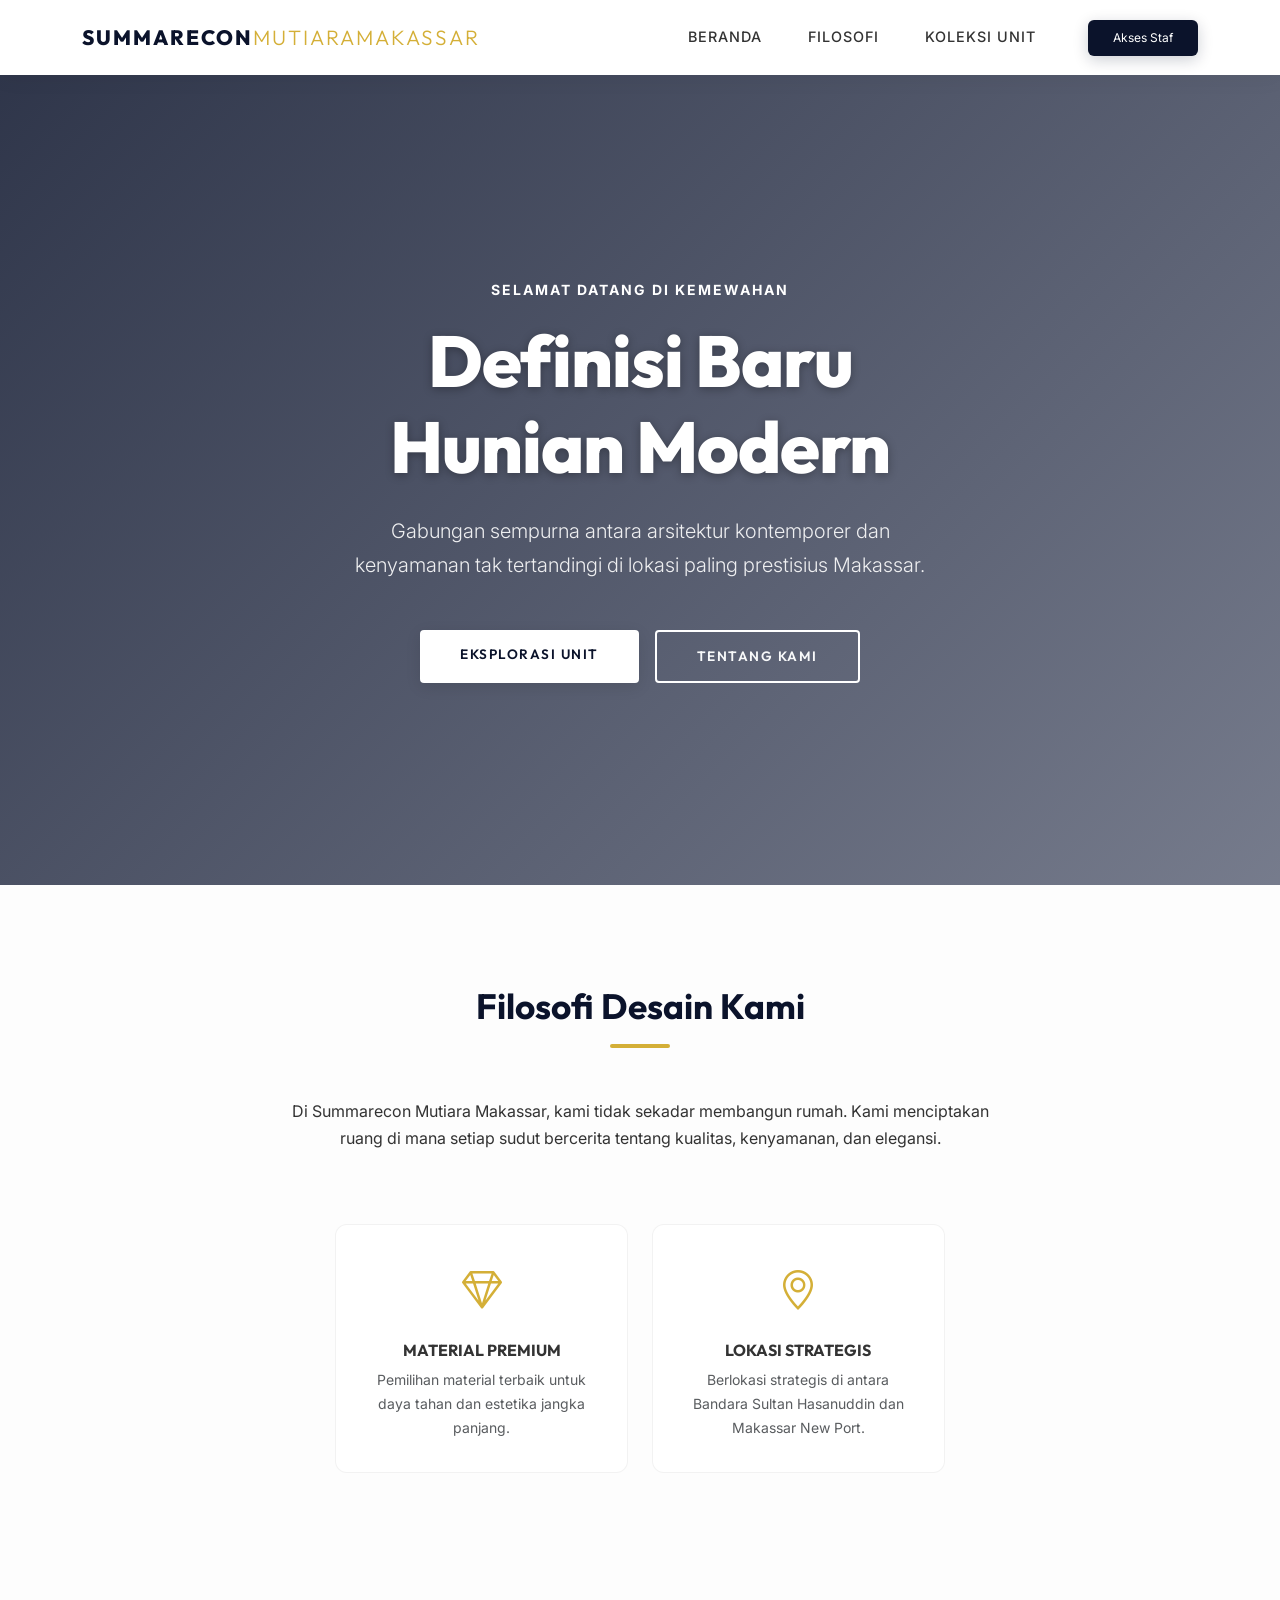
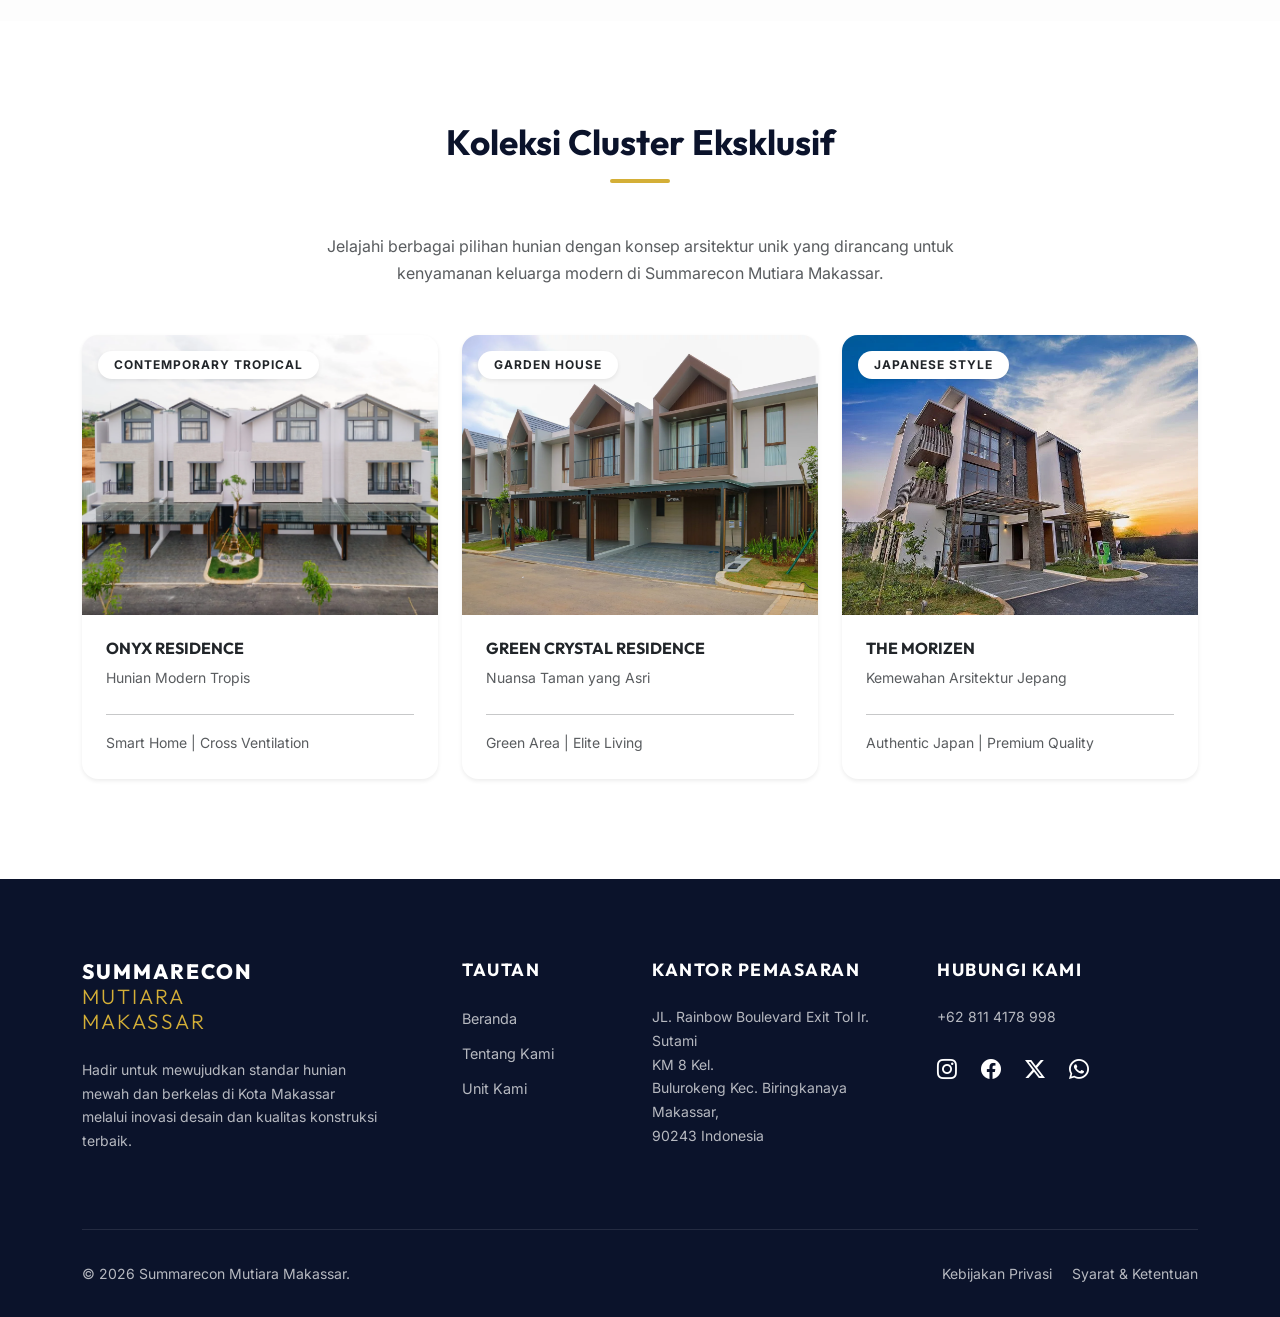
<file: index.html>
<!doctype html>
<html lang="id">

<head>
  <meta charset="UTF-8" />
  <meta name="viewport" content="width=device-width, initial-scale=1.0" />
  <title>Summarecon Mutiara Makassar</title>
  <!-- Bootstrap CSS -->
  <link href="https://cdn.jsdelivr.net/npm/bootstrap@5.3.0/dist/css/bootstrap.min.css" rel="stylesheet" />
  <!-- Bootstrap Icons -->
  <link rel="stylesheet" href="https://cdn.jsdelivr.net/npm/bootstrap-icons@1.11.1/font/bootstrap-icons.css" />
  <!-- Custom CSS -->
  <link rel="stylesheet" href="css/style.css" />
</head>

<body>
  <!-- Header / Navigation -->
  <nav class="navbar navbar-light bg-white sticky-top shadow-sm">
    <div class="container position-relative d-flex flex-wrap align-items-center justify-content-between">

      <a class="navbar-brand" href="index.html">SUMMARECON<span>MUTIARAMAKASSAR</span></a>

      <div class="justify-content-end" id="navbarNav">
        <ul class="navbar-nav flex-row flex-wrap align-items-center m-0 p-0 w-100 justify-content-end"
          style="list-style: none; gap: 10px;">
          <li class="nav-item px-2">
            <a class="nav-link active" href="index.html">Beranda</a>
          </li>
          <li class="nav-item px-2">
            <a class="nav-link" href="#deskripsi">Filosofi</a>
          </li>
          <li class="nav-item px-2">
            <a class="nav-link" href="#galeri">Koleksi Unit</a>
          </li>
          <li class="nav-item ms-lg-4 mt-3 mt-lg-0">
            <a class="btn btn-dark-minimal text-white px-4 py-2 d-inline-block" href="login.html"
              style="font-size: 0.75rem; text-decoration: none;">Akses Staf</a>
          </li>
        </ul>
      </div>
    </div>
  </nav>

  <!-- Hero Section -->
  <header class="hero-section">
    <div class="container">
      <div class="hero-content">
        <span class="text-uppercase mb-3 d-block small fw-bold" style="letter-spacing: 2px;">Selamat Datang di
          Kemewahan</span>
        <h1 class="display-2 mb-4">Definisi Baru<br />Hunian Modern</h1>
        <p class="lead mb-5 mx-auto" style="max-width: 600px; opacity: 0.9; font-weight: 300">
          Gabungan sempurna antara arsitektur kontemporer dan kenyamanan tak tertandingi di lokasi paling prestisius
          Makassar.
        </p>
        <div class="d-flex justify-content-center gap-3">
          <a href="#galeri" class="btn btn-light-minimal btn-minimal">Eksplorasi Unit</a>
          <a href="#deskripsi" class="btn btn-outline-light btn-minimal">Tentang Kami</a>
        </div>
      </div>
    </div>
  </header>

  <!-- Description Section -->
  <section id="deskripsi">
    <div class="container text-center">
      <div class="row justify-content-center">
        <div class="col-lg-8 mb-5">
          <h2 class="section-title text-center">Filosofi Desain Kami</h2>
          <p class="mb-5 mx-auto" style="max-width: 700px">
            Di Summarecon Mutiara Makassar, kami tidak sekadar membangun rumah. Kami menciptakan ruang di mana setiap
            sudut bercerita tentang kualitas, kenyamanan, dan elegansi.
          </p>
          <div class="row g-4 mt-2 justify-content-center">
            <div class="col-md-5">
              <div class="feature-box">
                <i class="bi bi-gem feature-icon"></i>
                <h4 class="h6 fw-bold text-uppercase mt-3 mb-2">Material Premium</h4>
                <p class="small text-muted mb-0">
                  Pemilihan material terbaik untuk daya tahan dan estetika jangka panjang.
                </p>
              </div>
            </div>
            <div class="col-md-5">
              <div class="feature-box">
                <i class="bi bi-geo-alt feature-icon"></i>
                <h4 class="h6 fw-bold text-uppercase mt-3 mb-2">Lokasi Strategis</h4>
                <p class="small text-muted mb-0">
                  Berlokasi strategis di antara Bandara Sultan Hasanuddin dan Makassar New Port.
                </p>
              </div>
            </div>
          </div>
        </div>
      </div>
    </div>
  </section>

  <!-- Gallery Section -->
  <section id="galeri" class="bg-white">
    <div class="container">
      <div class="text-center mb-5">
        <h2 class="section-title text-center">Koleksi Cluster Eksklusif</h2>
        <p class="text-muted mx-auto" style="max-width: 700px">
          Jelajahi berbagai pilihan hunian dengan konsep arsitektur unik yang dirancang untuk kenyamanan keluarga modern
          di Summarecon Mutiara Makassar.
        </p>
      </div>
      <div class="row g-4">
        <!-- Cluster 1 -->
        <div class="col-md-4">
          <div class="card card-hover border-0 shadow-sm rounded-4 h-100 overflow-hidden">
            <div class="position-relative">
              <span
                class="badge bg-white text-dark position-absolute m-3 px-3 py-2 rounded-pill shadow-sm text-uppercase"
                style="top: 0; left: 0; z-index: 2; letter-spacing: 1px;">Contemporary Tropical</span>
              <img src="img/onyx.jpg" class="card-img-top object-fit-cover" alt="Onyx" style="height: 280px;" />
            </div>
            <div class="card-body p-4">
              <h5 class="card-title h6 fw-bold text-uppercase mb-2">Onyx Residence</h5>
              <p class="small text-muted mb-4">Hunian Modern Tropis</p>
              <hr class="my-3 opacity-10" />
              <div class="d-flex small text-muted">
                <span>Smart Home | Cross Ventilation</span>
              </div>
            </div>
          </div>
        </div>
        <!-- Cluster 2 -->
        <div class="col-md-4">
          <div class="card card-hover border-0 shadow-sm rounded-4 h-100 overflow-hidden">
            <div class="position-relative">
              <span
                class="badge bg-white text-dark position-absolute m-3 px-3 py-2 rounded-pill shadow-sm text-uppercase"
                style="top: 0; left: 0; z-index: 2; letter-spacing: 1px;">Garden House</span>
              <img src="img/green-crystal.jpg" class="card-img-top object-fit-cover" alt="Green Crystal"
                style="height: 280px;" />
            </div>
            <div class="card-body p-4">
              <h5 class="card-title h6 fw-bold text-uppercase mb-2">Green Crystal Residence</h5>
              <p class="small text-muted mb-4">Nuansa Taman yang Asri</p>
              <hr class="my-3 opacity-10" />
              <div class="d-flex small text-muted">
                <span>Green Area | Elite Living</span>
              </div>
            </div>
          </div>
        </div>
        <!-- Cluster 3 -->
        <div class="col-md-4">
          <div class="card card-hover border-0 shadow-sm rounded-4 h-100 overflow-hidden">
            <div class="position-relative">
              <span
                class="badge bg-white text-dark position-absolute m-3 px-3 py-2 rounded-pill shadow-sm text-uppercase"
                style="top: 0; left: 0; z-index: 2; letter-spacing: 1px;">Japanese Style</span>
              <img src="img/the-morizen.jpg" class="card-img-top object-fit-cover" alt="The Morizen"
                style="height: 280px;" />
            </div>
            <div class="card-body p-4">
              <h5 class="card-title h6 fw-bold text-uppercase mb-2">The Morizen</h5>
              <p class="small text-muted mb-4">Kemewahan Arsitektur Jepang</p>
              <hr class="my-3 opacity-10" />
              <div class="d-flex small text-muted">
                <span>Authentic Japan | Premium Quality</span>
              </div>
            </div>
          </div>
        </div>
      </div>
    </div>
  </section>

  <!-- Footer -->
  <footer>
    <div class="container">
      <div class="row">
        <div class="col-lg-4 mb-5 mb-lg-0">
          <h5 class="navbar-brand text-white mb-4" style="color: white !important;">
            SUMMARECON<span class="fw-light" style="color: var(--accent-color);"><br />MUTIARA<br />MAKASSAR</span>
          </h5>
          <p class="small" style="max-width: 300px">
            Hadir untuk mewujudkan standar hunian mewah dan berkelas di Kota Makassar melalui inovasi desain dan
            kualitas konstruksi terbaik.
          </p>
        </div>
        <div class="col-lg-2 col-md-4 mb-5 mb-lg-0">
          <h5>Tautan</h5>
          <ul class="list-unstyled">
            <li class="mb-2"><a href="#" class="text-decoration-none">Beranda</a></li>
            <li class="mb-2"><a href="#deskripsi" class="text-decoration-none">Tentang Kami</a></li>
            <li class="mb-2"><a href="#galeri" class="text-decoration-none">Unit Kami</a></li>
          </ul>
        </div>
        <div class="col-lg-3 col-md-4 mb-5 mb-lg-0">
          <h5>Kantor Pemasaran</h5>
          <p class="small">
            JL. Rainbow Boulevard Exit Tol Ir. Sutami<br />
            KM 8 Kel. <br />
            Bulurokeng Kec. Biringkanaya Makassar,<br />
            90243 Indonesia
          </p>
        </div>
        <div class="col-lg-3 col-md-4">
          <h5>Hubungi Kami</h5>
          <p class="small">+62 811 4178 998</p>
          <div class="d-flex gap-4 mt-4">
            <a href="#" class="text-white fs-5"><i class="bi bi-instagram"></i></a>
            <a href="#" class="text-white fs-5"><i class="bi bi-facebook"></i></a>
            <a href="#" class="text-white fs-5"><i class="bi bi-twitter-x"></i></a>
            <a href="#" class="text-white fs-5"><i class="bi bi-whatsapp"></i></a>
          </div>
        </div>
      </div>
      <div class="footer-bottom">
        <div class="row align-items-center">
          <div class="col-md-6 text-center text-md-start mb-3 mb-md-0">
            <p class="small mb-0">&copy; 2026 Summarecon Mutiara Makassar.</p>
          </div>
          <div class="col-md-6 text-center text-md-end">
            <a href="#" class="text-decoration-none small me-3">Kebijakan Privasi</a>
            <a href="#" class="text-decoration-none small">Syarat & Ketentuan</a>
          </div>
        </div>
      </div>
    </div>
  </footer>
</body>

</html>
</file>
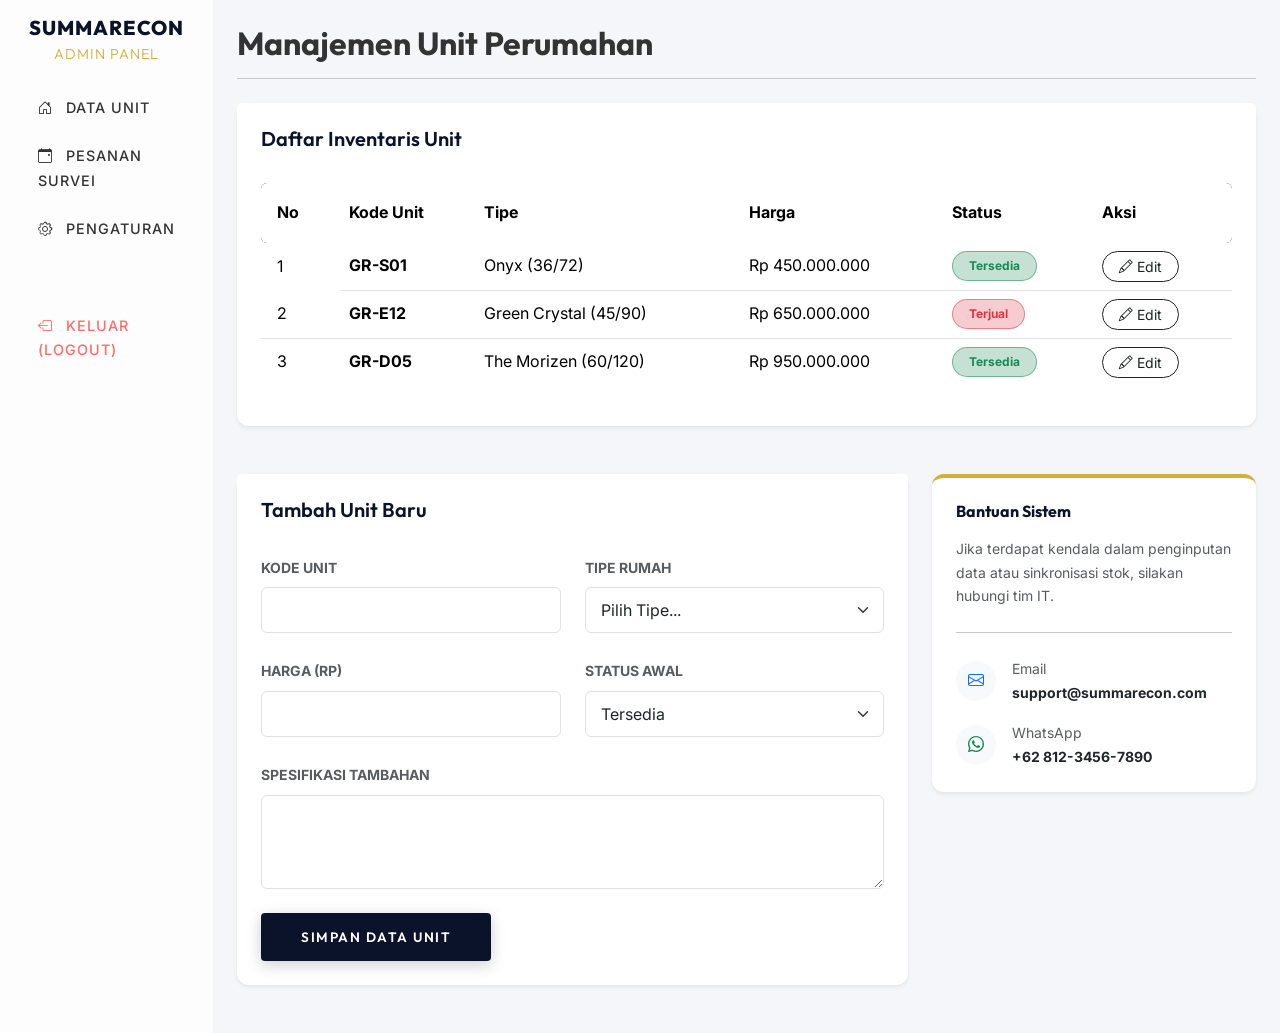
<file: admin.html>
<!doctype html>
<html lang="id">

<head>
  <meta charset="UTF-8" />
  <meta name="viewport" content="width=device-width, initial-scale=1.0" />
  <title>Dashboard Admin | Summarecon Mutiara Makassar</title>
  <!-- Bootstrap CSS -->
  <link href="https://cdn.jsdelivr.net/npm/bootstrap@5.3.0/dist/css/bootstrap.min.css" rel="stylesheet" />
  <!-- Bootstrap Icons -->
  <link rel="stylesheet" href="https://cdn.jsdelivr.net/npm/bootstrap-icons@1.11.1/font/bootstrap-icons.css" />
  <!-- Custom CSS -->
  <link rel="stylesheet" href="css/style.css" />
</head>

<body>
  <div class="container-fluid">
    <div class="row">
      <!-- Sidebar -->
      <nav class="col-md-3 col-lg-2 d-md-block admin-sidebar collapse">
        <div class="position-sticky pt-3">
          <h5 class="text-center mb-4 px-3"
            style="font-family: 'Outfit', sans-serif; font-weight: 800; letter-spacing: 1px;">SUMMARECON<br /><span
              style="font-weight:300; font-size: 0.9rem; color: var(--accent-color);">ADMIN PANEL</span></h5>
          <ul class="nav flex-column mt-4">
            <li class="nav-item mb-2">
              <a class="nav-link active" href="#">
                <i class="bi bi-house-door me-2"></i> Data Unit
              </a>
            </li>
            <li class="nav-item mb-2">
              <a class="nav-link" href="#">
                <i class="bi bi-calendar-event me-2"></i> Pesanan Survei
              </a>
            </li>
            <li class="nav-item mb-2">
              <a class="nav-link" href="#">
                <i class="bi bi-gear me-2"></i> Pengaturan
              </a>
            </li>
            <li class="nav-item mt-5">
              <a class="nav-link text-danger" href="index.html" style="color: #ff6b6b !important;">
                <i class="bi bi-box-arrow-left me-2"></i> Keluar (Logout)
              </a>
            </li>
          </ul>
        </div>
      </nav>

      <!-- Main Content -->
      <main class="col-md-9 ms-sm-auto col-lg-10 px-md-4 main-content"
        style="background-color: var(--bg-gray); min-height: 100vh;">
        <div
          class="d-flex justify-content-between flex-wrap flex-md-nowrap align-items-center pt-4 pb-2 mb-4 border-bottom border-secondary-subtle">
          <h1 class="h2" style="font-weight: 700;">Manajemen Unit Perumahan</h1>
        </div>

        <!-- Table Section -->
        <div class="card shadow-sm mb-5" style="border-radius: 12px; border: none;">
          <div class="card-header bg-white py-3 border-bottom-0 pt-4 px-4">
            <h5 class="mb-0" style="font-weight: 600;">Daftar Inventaris Unit</h5>
          </div>
          <div class="card-body px-4 pb-4">
            <div class="table-responsive">
              <table class="table table-hover align-middle">
                <thead style="background-color: var(--primary-color); color: white;">
                  <tr>
                    <th class="py-3 px-3 rounded-start border-0">No</th>
                    <th class="py-3 border-0">Kode Unit</th>
                    <th class="py-3 border-0">Tipe</th>
                    <th class="py-3 border-0">Harga</th>
                    <th class="py-3 border-0">Status</th>
                    <th class="py-3 rounded-end border-0">Aksi</th>
                  </tr>
                </thead>
                <tbody>
                  <tr>
                    <td class="px-3 border-bottom-0 border-bottom">1</td>
                    <td class="fw-bold border-bottom">GR-S01</td>
                    <td class="border-bottom">Onyx (36/72)</td>
                    <td class="border-bottom">Rp 450.000.000</td>
                    <td class="border-bottom"><span
                        class="badge bg-success bg-opacity-25 text-success border border-success border-opacity-50 px-3 py-2 rounded-pill">Tersedia</span>
                    </td>
                    <td class="border-bottom">
                      <button class="btn btn-sm btn-outline-dark rounded-pill px-3">
                        <i class="bi bi-pencil"></i> Edit
                      </button>
                    </td>
                  </tr>
                  <tr>
                    <td class="px-3 border-bottom">2</td>
                    <td class="fw-bold border-bottom">GR-E12</td>
                    <td class="border-bottom">Green Crystal (45/90)</td>
                    <td class="border-bottom">Rp 650.000.000</td>
                    <td class="border-bottom"><span
                        class="badge bg-danger bg-opacity-25 text-danger border border-danger border-opacity-50 px-3 py-2 rounded-pill">Terjual</span>
                    </td>
                    <td class="border-bottom">
                      <button class="btn btn-sm btn-outline-dark rounded-pill px-3">
                        <i class="bi bi-pencil"></i> Edit
                      </button>
                    </td>
                  </tr>
                  <tr>
                    <td class="px-3 border-bottom-0">3</td>
                    <td class="fw-bold border-bottom-0">GR-D05</td>
                    <td class="border-bottom-0">The Morizen (60/120)</td>
                    <td class="border-bottom-0">Rp 950.000.000</td>
                    <td class="border-bottom-0"><span
                        class="badge bg-success bg-opacity-25 text-success border border-success border-opacity-50 px-3 py-2 rounded-pill">Tersedia</span>
                    </td>
                    <td class="border-bottom-0">
                      <button class="btn btn-sm btn-outline-dark rounded-pill px-3">
                        <i class="bi bi-pencil"></i> Edit
                      </button>
                    </td>
                  </tr>
                </tbody>
              </table>
            </div>
          </div>
        </div>

        <!-- Form Section -->
        <div class="row">
          <div class="col-lg-8">
            <div class="card shadow-sm mb-5" style="border-radius: 12px; border: none;">
              <div class="card-header bg-white py-3 border-bottom-0 pt-4 px-4">
                <h5 class="mb-0" style="font-weight: 600;">Tambah Unit Baru</h5>
              </div>
              <div class="card-body px-4 pb-4">
                <form action="#" method="POST">
                  <div class="row">
                    <div class="col-md-6 mb-4">
                      <label for="kode" class="form-label small fw-bold text-uppercase text-muted">Kode Unit</label>
                      <input type="text" class="form-control" id="kode" name="kode" required
                        style="border-radius: 6px; padding: 10px 15px; border: 1px solid #dee2e6;" />
                    </div>
                    <div class="col-md-6 mb-4">
                      <label for="tipe" class="form-label small fw-bold text-uppercase text-muted">Tipe Rumah</label>
                      <select class="form-select" id="tipe" name="tipe" required
                        style="border-radius: 6px; padding: 10px 15px; border: 1px solid #dee2e6;">
                        <option value="">Pilih Tipe...</option>
                        <option>Onyx (36/72)</option>
                        <option>Green Crystal (45/90)</option>
                        <option>The Morizen (60/120)</option>
                      </select>
                    </div>
                  </div>
                  <div class="row">
                    <div class="col-md-6 mb-4">
                      <label for="harga" class="form-label small fw-bold text-uppercase text-muted">Harga (Rp)</label>
                      <input type="number" class="form-control" id="harga" name="harga" required
                        style="border-radius: 6px; padding: 10px 15px; border: 1px solid #dee2e6;" />
                    </div>
                    <div class="col-md-6 mb-4">
                      <label for="status" class="form-label small fw-bold text-uppercase text-muted">Status Awal</label>
                      <select class="form-select" id="status" name="status" required
                        style="border-radius: 6px; padding: 10px 15px; border: 1px solid #dee2e6;">
                        <option value="Tersedia">Tersedia</option>
                        <option value="Terjual">Terjual</option>
                      </select>
                    </div>
                  </div>
                  <div class="mb-4">
                    <label for="deskripsi" class="form-label small fw-bold text-uppercase text-muted">Spesifikasi
                      Tambahan</label>
                    <textarea class="form-control" id="deskripsi" rows="3"
                      style="border-radius: 6px; padding: 10px 15px; border: 1px solid #dee2e6;"></textarea>
                  </div>
                  <button type="submit" class="btn btn-dark-minimal btn-minimal">
                    Simpan Data Unit
                  </button>
                </form>
              </div>
            </div>
          </div>

          <!-- Secondary Form / Contact Info for Admin -->
          <div class="col-lg-4 mt-4 mt-lg-0 mb-5">
            <div class="card shadow-sm"
              style="border-radius: 12px; border: none; border-top: 4px solid var(--accent-color) !important;">
              <div class="card-body p-4">
                <h6 class="fw-bold mb-3" style="font-family: 'Outfit', sans-serif;">Bantuan Sistem</h6>
                <p class="small text-muted mb-4">
                  Jika terdapat kendala dalam penginputan data atau sinkronisasi stok, silakan hubungi tim IT.
                </p>
                <hr class="mb-4" />
                <div class="d-flex align-items-center mb-3">
                  <div class="bg-light rounded-circle p-2 me-3"
                    style="width: 40px; height: 40px; display: flex; align-items: center; justify-content: center;">
                    <i class="bi bi-envelope text-primary"></i>
                  </div>
                  <div>
                    <p class="small mb-0 text-muted">Email</p>
                    <p class="small fw-bold mb-0">support@summarecon.com</p>
                  </div>
                </div>
                <div class="d-flex align-items-center">
                  <div class="bg-light rounded-circle p-2 me-3"
                    style="width: 40px; height: 40px; display: flex; align-items: center; justify-content: center;">
                    <i class="bi bi-whatsapp text-success"></i>
                  </div>
                  <div>
                    <p class="small mb-0 text-muted">WhatsApp</p>
                    <p class="small fw-bold mb-0">+62 812-3456-7890</p>
                  </div>
                </div>
              </div>
            </div>
          </div>
        </div>
      </main>
    </div>
  </div>
</body>

</html>
</file>
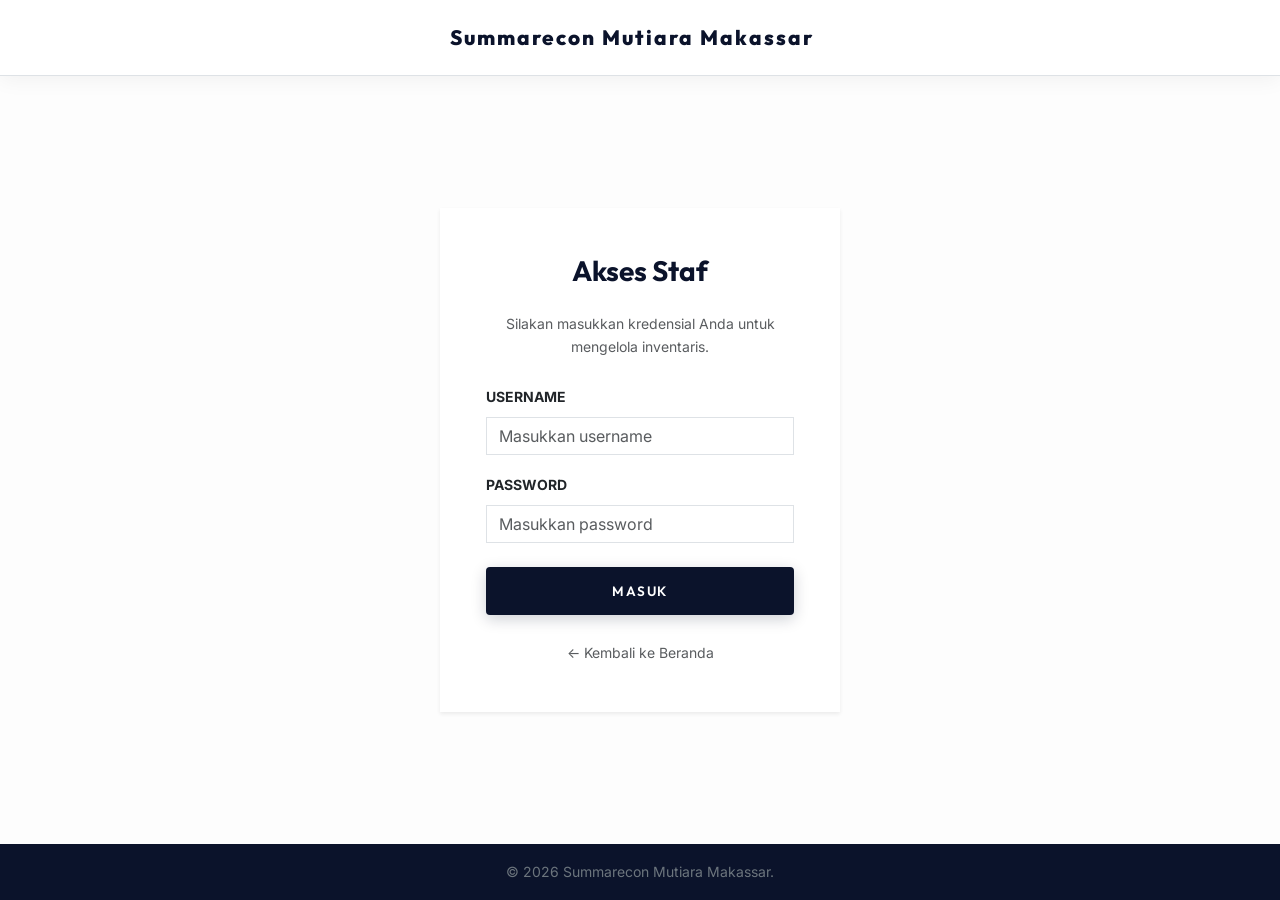
<file: login.html>
<!doctype html>
<html lang="id">

<head>
  <meta charset="UTF-8" />
  <meta name="viewport" content="width=device-width, initial-scale=1.0" />
  <title>Login Staf | Summarecon Mutiara Makassar</title>
  <!-- Bootstrap CSS -->
  <link href="https://cdn.jsdelivr.net/npm/bootstrap@5.3.0/dist/css/bootstrap.min.css" rel="stylesheet" />
  <!-- Bootstrap Icons -->
  <link rel="stylesheet" href="https://cdn.jsdelivr.net/npm/bootstrap-icons@1.11.1/font/bootstrap-icons.css" />
  <!-- Custom CSS -->
  <link rel="stylesheet" href="css/style.css" />
  <style>
    body {
      background-color: var(--bg-light);
      display: flex;
      flex-direction: column;
      min-height: 100vh;
    }

    .login-container {
      flex: 1;
      display: flex;
      align-items: center;
      justify-content: center;
      padding: 40px 0;
    }

    .login-card {
      width: 100%;
      max-width: 400px;
      border: none;
      border-radius: 0;
      padding: 30px;
    }
  </style>
</head>

<body>
  <!-- Simple Header -->
  <nav class="navbar navbar-light bg-white border-bottom">
    <div class="container justify-content-center">
      <a class="navbar-brand" href="index.html">Summarecon Mutiara Makassar</a>
    </div>
  </nav>

  <!-- Login Form Section -->
  <main class="login-container">
    <div class="card login-card shadow-sm">
      <div class="card-body">
        <h3 class="text-center mb-4">Akses Staf</h3>
        <p class="text-center text-muted small mb-4">
          Silakan masukkan kredensial Anda untuk mengelola inventaris.
        </p>

        <!-- HTML5 Form with action pointing to admin.html for demonstration -->
        <form action="admin.html" method="GET">
          <div class="mb-3">
            <label for="username" class="form-label small text-uppercase fw-bold">Username</label>
            <input type="text" class="form-control rounded-0" id="username" name="username"
              placeholder="Masukkan username" required />
          </div>
          <div class="mb-4">
            <label for="password" class="form-label small text-uppercase fw-bold">Password</label>
            <input type="password" class="form-control rounded-0" id="password" name="password"
              placeholder="Masukkan password" required />
          </div>
          <div class="d-grid">
            <button type="submit" class="btn btn-dark-minimal btn-minimal">
              Masuk
            </button>
          </div>
        </form>

        <div class="mt-4 text-center">
          <a href="index.html" class="text-decoration-none text-muted small">&larr; Kembali ke Beranda</a>
        </div>
      </div>
    </div>
  </main>

  <!-- Simple Footer -->
  <footer class="py-3 mt-auto">
    <div class="container text-center">
      <p class="small text-secondary mb-0">
        &copy; 2026 Summarecon Mutiara Makassar.
      </p>
    </div>
  </footer>
</body>

</html>
</file>
<file: css/style.css>
@import url('https://fonts.googleapis.com/css2?family=Inter:wght@300;400;500;600&family=Outfit:wght@300;400;600;700;800&display=swap');

:root {
  --primary-color: #0B132B;
  /* Midnight Blue */
  --secondary-color: #1C2541;
  /* Navy */
  --accent-color: #D4AF37;
  /* Gold */
  --text-dark: #333333;
  --text-light: #F8F9FA;
  --bg-light: #FDFDFD;
  --bg-gray: #F4F6F9;
  --transition: all 0.4s cubic-bezier(0.165, 0.84, 0.44, 1);
}

body {
  font-family: 'Inter', sans-serif;
  color: var(--text-dark);
  line-height: 1.7;
  background-color: var(--bg-light);
}

h1,
h2,
h3,
h4,
h5,
h6,
.navbar-brand {
  font-family: 'Outfit', sans-serif;
  color: var(--primary-color);
  font-weight: 700;
}

/* Navbar */
.navbar {
  padding: 15px 0;
  transition: var(--transition);
  box-shadow: 0 4px 20px rgba(0, 0, 0, 0.05) !important;
}

.navbar-brand {
  font-weight: 800;
  letter-spacing: 2px;
  font-size: 1.3rem;
}

.navbar-brand span {
  font-weight: 300;
  color: var(--accent-color);
}

.nav-link {
  font-weight: 500;
  font-size: 0.9rem;
  text-transform: uppercase;
  letter-spacing: 1px;
  margin: 0 10px;
  color: var(--text-dark) !important;
  transition: var(--transition);
}

.nav-link:hover {
  color: var(--accent-color) !important;
  transform: translateY(-2px);
}

/* Hero Section */
.hero-section {
  position: relative;
  background: url('https://cdn.antaranews.com/cache/1200x800/2023/11/27/Summarecon.jpg.webp') no-repeat center center;
  background-size: cover;
  height: 90vh;
  display: flex;
  align-items: center;
  justify-content: center;
  color: white;
  text-align: center;
}

.hero-section::before {
  content: '';
  position: absolute;
  top: 0;
  left: 0;
  right: 0;
  bottom: 0;
  background: linear-gradient(135deg, rgba(11, 19, 43, 0.85) 0%, rgba(28, 37, 65, 0.6) 100%);
  z-index: 1;
}

.hero-content {
  position: relative;
  z-index: 2;
}

.hero-content h1 {
  font-weight: 800;
  color: white;
  text-shadow: 0 2px 10px rgba(0, 0, 0, 0.3);
  letter-spacing: -1px;
}

/* Buttons */
.btn-minimal {
  border-radius: 4px;
  padding: 14px 40px;
  text-transform: uppercase;
  letter-spacing: 1.5px;
  font-size: 0.85rem;
  font-family: 'Outfit', sans-serif;
  font-weight: 600;
  transition: var(--transition);
  border: none;
}

.btn-dark-minimal {
  background-color: var(--primary-color);
  color: white;
  box-shadow: 0 4px 15px rgba(11, 19, 43, 0.2);
  transition: var(--transition);
}

.btn-dark-minimal:hover {
  background-color: var(--accent-color);
  color: white;
  transform: translateY(-3px);
  box-shadow: 0 8px 25px rgba(212, 175, 55, 0.3);
}

.btn-light-minimal {
  background-color: white;
  color: var(--primary-color);
  box-shadow: 0 4px 15px rgba(0, 0, 0, 0.1);
}

.btn-light-minimal:hover {
  background-color: var(--bg-light);
  color: var(--primary-color);
  transform: translateY(-3px);
  box-shadow: 0 8px 25px rgba(0, 0, 0, 0.15);
}

.btn-outline-light.btn-minimal {
  border: 2px solid white;
  background-color: transparent;
}

.btn-outline-light.btn-minimal:hover {
  background-color: white;
  color: var(--primary-color);
  transform: translateY(-3px);
}

/* Sections */
section {
  padding: 100px 0;
}

.section-title {
  position: relative;
  padding-bottom: 20px;
  margin-bottom: 50px;
  font-weight: 700;
  font-size: 2.2rem;
}

.section-title::after {
  content: '';
  position: absolute;
  bottom: 0;
  left: 0;
  width: 60px;
  height: 4px;
  background-color: var(--accent-color);
  border-radius: 2px;
}

.section-title.text-center::after {
  left: 50%;
  transform: translateX(-50%);
}

.card-hover {
  transition: transform 0.4s ease, box-shadow 0.4s ease;
}

.card-hover:hover {
  transform: translateY(-10px);
  box-shadow: 0 20px 40px rgba(11, 19, 43, 0.08) !important;
}

.card-hover img {
  transition: transform 0.6s cubic-bezier(0.165, 0.84, 0.44, 1);
}

.card-hover:hover img {
  transform: scale(1.05);
}

.feature-box {
  padding: 2rem;
  border-radius: 12px;
  background: white;
  transition: var(--transition);
  border: 1px solid rgba(0, 0, 0, 0.05);
  height: 100%;
}

.feature-box:hover {
  transform: translateY(-5px);
  box-shadow: 0 15px 30px rgba(0, 0, 0, 0.05);
  border-color: var(--accent-color);
}

.feature-icon {
  color: var(--accent-color);
  font-size: 2.5rem;
  margin-bottom: 1rem;
}

/* Footer */
footer {
  background-color: var(--primary-color);
  color: rgba(255, 255, 255, 0.7);
  padding: 80px 0 30px;
}

footer h5 {
  color: white;
  font-size: 1.1rem;
  margin-bottom: 25px;
  text-transform: uppercase;
  letter-spacing: 1.5px;
}

footer a {
  color: rgba(255, 255, 255, 0.7);
  transition: var(--transition);
  font-size: 0.9rem;
  text-decoration: none;
}

footer a:hover {
  color: var(--accent-color);
  transform: translateY(-3px);
}

.footer-bottom {
  border-top: 1px solid rgba(255, 255, 255, 0.1);
  margin-top: 60px;
  padding-top: 30px;
}
</file>
